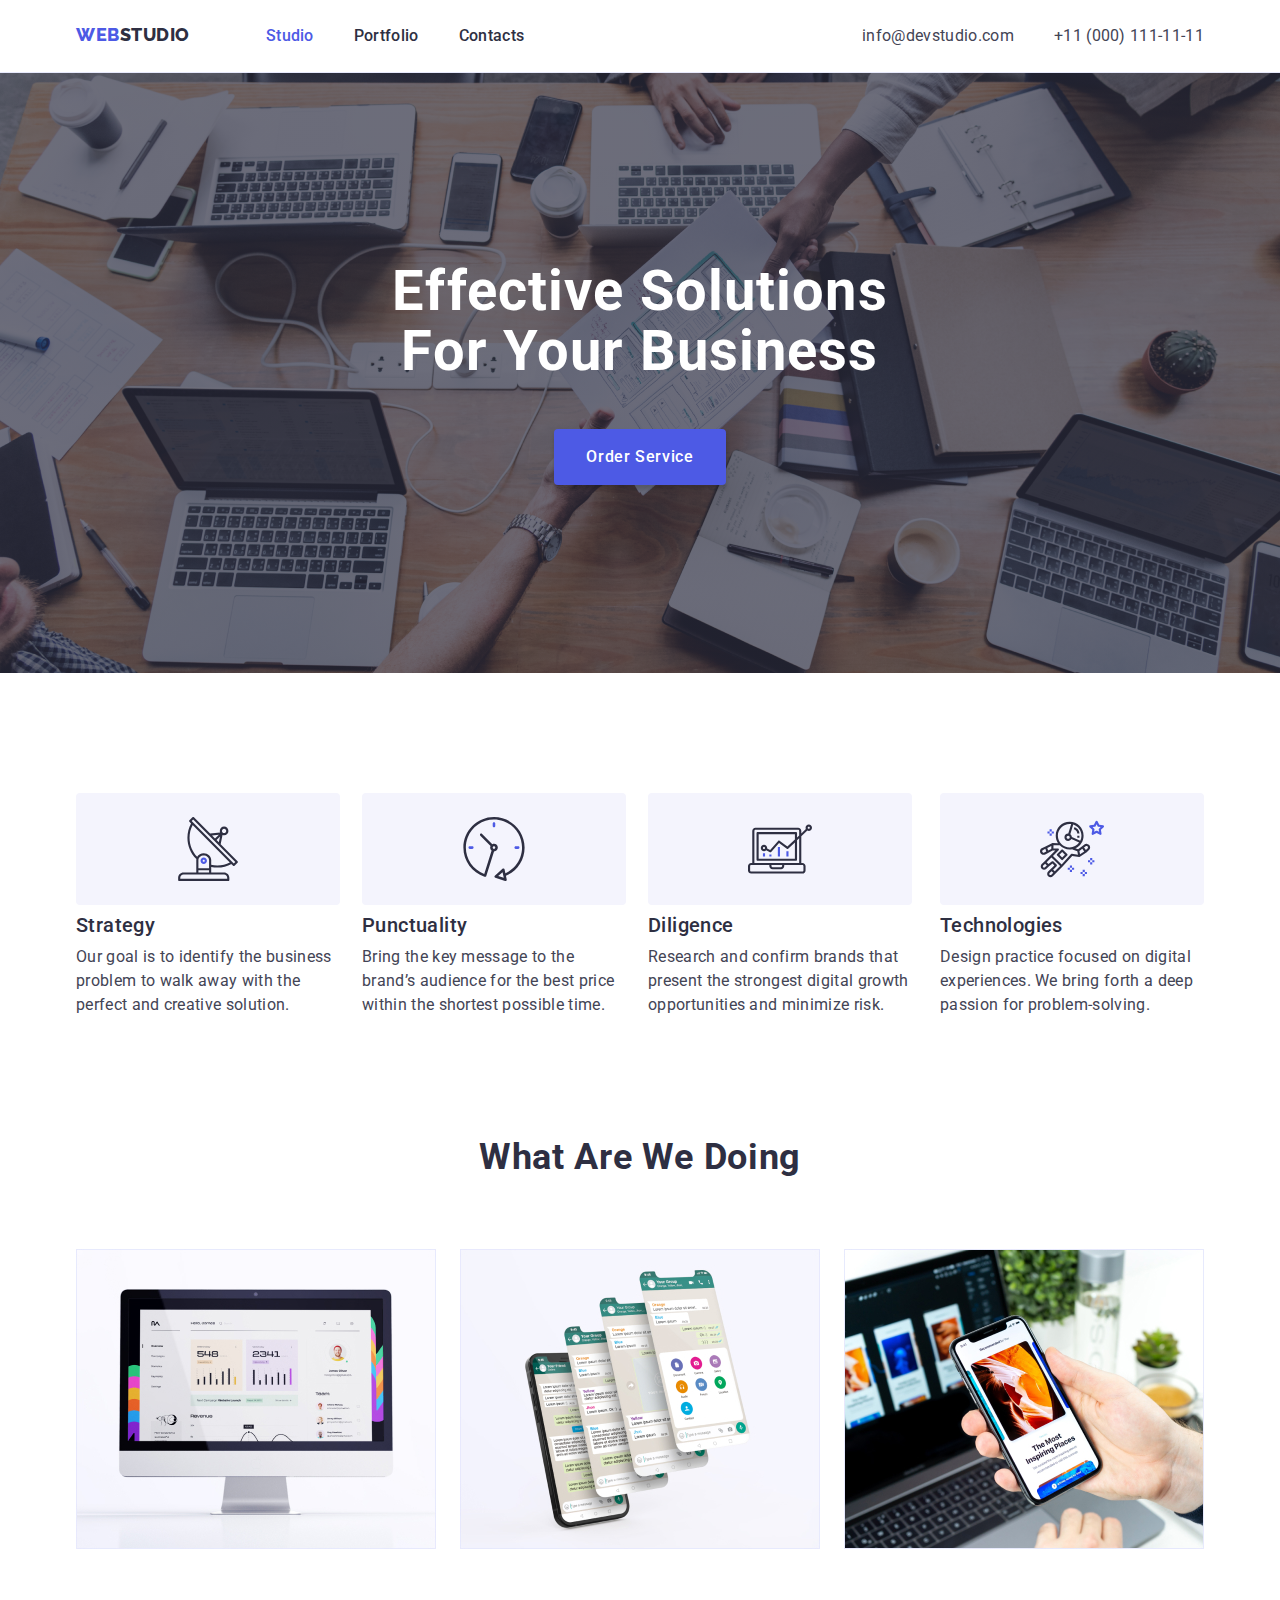
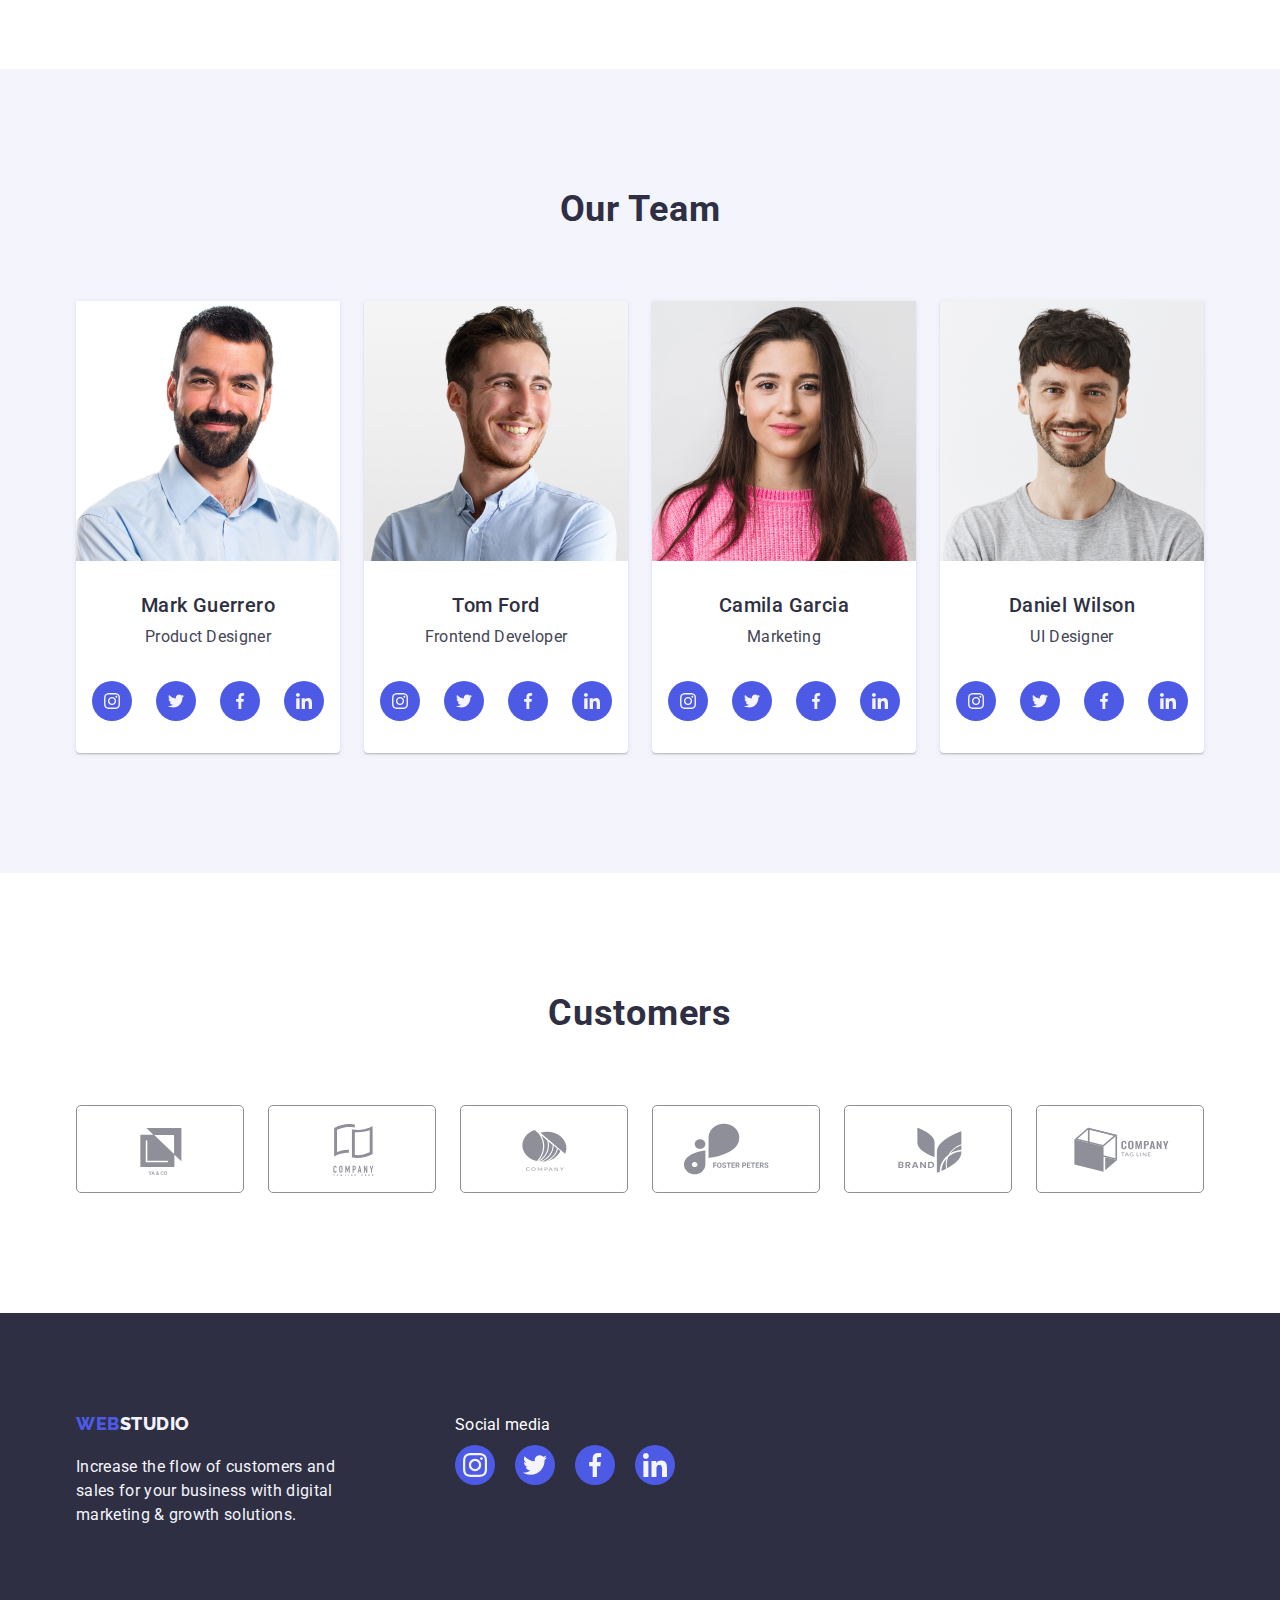
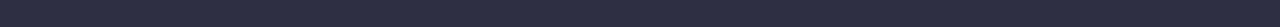
<file: index.html>
<!DOCTYPE html>
<html lang="en">
  <head>
    <meta charset="UTF-8" />
    <meta name="viewport" content="width=device-width, initial-scale=1.0" />
    <title>Studio</title>

    <!-- Fonts -->
    <link
      href="https://fonts.googleapis.com/css2?family=Open+Sans:wght@400;600;700&family=Raleway:wght@700;800&family=Roboto:wght@400;500;700;900&display=swap"
      rel="stylesheet"
    />

    <!-- CSS Normalize -->

    <link
      rel="stylesheet"
      href="https://cdnjs.cloudflare.com/ajax/libs/modern-normalize/2.0.0/modern-normalize.min.css"
    />

    <!-- CSS -->
    <link rel="stylesheet" href="./css/styles.css" />
  </head>
  <body>
    <!--Header-->
    <header class="header">
      <div class="container header-container">
        <!-- Navigation Bar -->
        <nav class="header-navigation">
          <a class="header-logo link" href="./index.html">
            <span class="header-logo-web">WEB</span
            ><span class="header-logo-studio">STUDIO</span>
          </a>
          <ul class="header-list list">
            <li class="header-item">
              <a class="header-link link current" href="./index.html">Studio</a>
            </li>
            <li class="header-item">
              <a class="header-link link" href="./portfolio.html">Portfolio</a>
            </li>
            <li class="header-item">
              <a class="header-link link" href="#">Contacts</a>
            </li>
          </ul>
        </nav>
        <ul class="header-contact list">
          <li class="header-contact-item">
            <a class="header-contact-link link" href="mailto:info@devstudio.com"
              >info@devstudio.com</a
            >
          </li>
          <li class="header-contact-item">
            <a class="header-contact-link link" href="tel:+110001111111"
              >+11 (000) 111-11-11</a
            >
          </li>
        </ul>
      </div>
    </header>
    <!--Main Section-->
    <main>
      <!--Hero Section-->
      <section class="hero">
        <div class="container hero-container">
          <h1 class="hero-title">
            Effective Solutions <br />
            For Your Business
          </h1>
          <button class="hero-button" type="button">Order Service</button>
        </div>
      </section>
      <!--Section 2-->
      <section class="section">
        <div class="container criteria-container">
          <h2 class="visually-hidden">Criteria</h2>
          <ul class="criteria-list list">
            <li class="criteria-item">
              <div class="benefits-svg-box">
                <svg class="benefits-icon-svg" width="64" height="64">
                  <use href="./images/icons.svg#antenna"></use>
                </svg>
              </div>
              <h3 class="criteria-top-text top-text">Strategy</h3>
              <p class="criteria-bottom-text">
                Our goal is to identify the business problem to walk away with
                the perfect and creative solution.
              </p>
            </li>
            <li class="criteria-item">
              <div class="benefits-svg-box">
                <svg class="benefits-icon-svg" width="64" height="64">
                  <use href="./images/icons.svg#clock"></use>
                </svg>
              </div>
              <h3 class="criteria-top-text top-text">Punctuality</h3>
              <p class="criteria-bottom-text">
                Bring the key message to the brand’s audience for the best price
                within the shortest possible time.
              </p>
            </li>
            <li class="criteria-item">
              <div class="benefits-svg-box">
                <svg lass="benefits-icon-svg" width="64" height="64">
                  <use href="./images/icons.svg#diagram"></use>
                </svg>
              </div>
              <h3 class="criteria-top-text top-text">Diligence</h3>
              <p class="criteria-bottom-text">
                Research and confirm brands that present the strongest digital
                growth opportunities and minimize risk.
              </p>
            </li>
            <li class="criteria-item">
              <div class="benefits-svg-box">
                <svg lass="benefits-icon-svg" width="64" height="64">
                  <use href="./images/icons.svg#astronaut"></use>
                </svg>
              </div>
              <h3 class="criteria-top-text top-text">Technologies</h3>
              <p class="criteria-bottom-text">
                Design practice focused on digital experiences. We bring forth a
                deep passion for problem-solving.
              </p>
            </li>
          </ul>
        </div>
      </section>
      <!--Section 3-->
      <section class="section section-no-top-padding">
        <div class="container what-we-do-container">
          <h2 class="section-title">What Are We Doing</h2>

          <ul class="section-three-list list">
            <li class="section-three-item">
              <img
                src="./images/what-are-we-doing-1.jpg"
                alt="monitor"
                width="360"
              />
            </li>
            <li class="section-three-item">
              <img
                src="./images/what-are-we-doing-2.jpg"
                alt="mobile"
                width="360"
              />
            </li>
            <li class="section-three-item">
              <img
                src="./images/what-are-we-doing-3.jpg"
                alt="monitor and mobile"
                width="360"
              />
            </li>
          </ul>
        </div>
      </section>
      <!--Section 4-->
      <section class="section section-grey">
        <div class="container our-team-container">
          <h2 class="section-title">Our Team</h2>
          <ul class="section-four-list list">
            <li class="section-four-item">
              <img
                src="./images/our-team-1.jpg"
                alt="Mark Guerrero"
                width="264"
              />
              <div class="team-content">
                <h3 class="section-four-top-text top-text">Mark Guerrero</h3>
                <p class="section-four-bottom-text">Product Designer</p>
              </div>
              <ul class="team-social-list list">
                <li class="team-social-item">
                  <a
                    class="team-social-link link"
                    href="https://instagram.com"
                    target="_blank"
                    rel="noopenner noreferrer"
                  >
                    <svg class="team-social-svg" width="16" height="16">
                      <use href="./images/icons.svg#instagram"></use>
                    </svg>
                  </a>
                </li>
                <li class="team-social-item">
                  <a
                    class="team-social-link link"
                    href="https://twitter.com"
                    target="_blank"
                    rel="noopenner noreferrer"
                  >
                    <svg class="team-social-svg" width="16" height="16">
                      <use href="./images/icons.svg#twitter"></use>
                    </svg>
                  </a>
                </li>
                <li class="team-social-item">
                  <a
                    class="team-social-link link"
                    href="https://facebook.com"
                    target="_blank"
                    rel="noopenner noreferrer"
                  >
                    <svg class="team-social-svg" width="16" height="16">
                      <use href="./images/icons.svg#facebook"></use>
                    </svg>
                  </a>
                </li>
                <li class="team-social-item">
                  <a
                    class="team-social-link link"
                    href="https://linkedin.com"
                    target="_blank"
                    rel="noopenner noreferrer"
                  >
                    <svg class="team-social-svg" width="16" height="16">
                      <use href="./images/icons.svg#linkedin"></use>
                    </svg>
                  </a>
                </li>
              </ul>
            </li>
            <li class="section-four-item">
              <img src="./images/our-team-2.jpg" alt="Tom Ford" width="264" />
              <div class="team-content">
                <h3 class="section-four-top-text top-text">Tom Ford</h3>
                <p class="section-four-bottom-text">Frontend Developer</p>
              </div>
              <ul class="team-social-list list">
                <li class="team-social-item">
                  <a
                    class="team-social-link link"
                    href="https://instagram.com"
                    target="_blank"
                    rel="noopenner noreferrer"
                  >
                    <svg class="team-social-svg" width="16" height="16">
                      <use href="./images/icons.svg#instagram"></use>
                    </svg>
                  </a>
                </li>
                <li class="team-social-item">
                  <a
                    class="team-social-link link"
                    href="https://twitter.com"
                    target="_blank"
                    rel="noopenner noreferrer"
                  >
                    <svg class="team-social-svg" width="16" height="16">
                      <use href="./images/icons.svg#twitter"></use>
                    </svg>
                  </a>
                </li>
                <li class="team-social-item">
                  <a
                    class="team-social-link link"
                    href="https://facebook.com"
                    target="_blank"
                    rel="noopenner noreferrer"
                  >
                    <svg class="team-social-svg" width="16" height="16">
                      <use href="./images/icons.svg#facebook"></use>
                    </svg>
                  </a>
                </li>
                <li class="team-social-item">
                  <a
                    class="team-social-link link"
                    href="https://linkedin.com"
                    target="_blank"
                    rel="noopenner noreferrer"
                  >
                    <svg class="team-social-svg" width="16" height="16">
                      <use href="./images/icons.svg#linkedin"></use>
                    </svg>
                  </a>
                </li>
              </ul>
            </li>
            <li class="section-four-item">
              <img
                src="./images/our-team-3.jpg"
                alt="Camila Garcia"
                width="264"
              />
              <div class="team-content">
                <h3 class="section-four-top-text top-text">Camila Garcia</h3>
                <p class="section-four-bottom-text">Marketing</p>
              </div>
              <ul class="team-social-list list">
                <li class="team-social-item">
                  <a
                    class="team-social-link link"
                    href="https://instagram.com"
                    target="_blank"
                    rel="noopenner noreferrer"
                  >
                    <svg class="team-social-svg" width="16" height="16">
                      <use href="./images/icons.svg#instagram"></use>
                    </svg>
                  </a>
                </li>
                <li class="team-social-item">
                  <a
                    class="team-social-link link"
                    href="https://twitter.com"
                    target="_blank"
                    rel="noopenner noreferrer"
                  >
                    <svg class="team-social-svg" width="16" height="16">
                      <use href="./images/icons.svg#twitter"></use>
                    </svg>
                  </a>
                </li>
                <li class="team-social-item">
                  <a
                    class="team-social-link link"
                    href="https://facebook.com"
                    target="_blank"
                    rel="noopenner noreferrer"
                  >
                    <svg class="team-social-svg" width="16" height="16">
                      <use href="./images/icons.svg#facebook"></use>
                    </svg>
                  </a>
                </li>
                <li class="team-social-item">
                  <a
                    class="team-social-link link"
                    href="https://linkedin.com"
                    target="_blank"
                    rel="noopenner noreferrer"
                  >
                    <svg class="team-social-svg" width="16" height="16">
                      <use href="./images/icons.svg#linkedin"></use>
                    </svg>
                  </a>
                </li>
              </ul>
            </li>
            <li class="section-four-item">
              <img
                src="./images/our-team-4.jpg"
                alt="Daniel Wilson"
                width="264"
              />
              <div class="team-content">
                <h3 class="section-four-top-text top-text">Daniel Wilson</h3>
                <p class="section-four-bottom-text">UI Designer</p>
              </div>
              <ul class="team-social-list list">
                <li class="team-social-item">
                  <a
                    class="team-social-link link"
                    href="https://instagram.com"
                    target="_blank"
                    rel="noopenner noreferrer"
                  >
                    <svg class="team-social-svg" width="16" height="16">
                      <use href="./images/icons.svg#instagram"></use>
                    </svg>
                  </a>
                </li>
                <li class="team-social-item">
                  <a
                    class="team-social-link link"
                    href="https://twitter.com"
                    target="_blank"
                    rel="noopenner noreferrer"
                  >
                    <svg class="team-social-svg" width="16" height="16">
                      <use href="./images/icons.svg#twitter"></use>
                    </svg>
                  </a>
                </li>
                <li class="team-social-item">
                  <a
                    class="team-social-link link"
                    href="https://facebook.com"
                    target="_blank"
                    rel="noopenner noreferrer"
                  >
                    <svg class="team-social-svg" width="16" height="16">
                      <use href="./images/icons.svg#facebook"></use>
                    </svg>
                  </a>
                </li>
                <li class="team-social-item">
                  <a
                    class="team-social-link link"
                    href="https://linkedin.com"
                    target="_blank"
                    rel="noopenner noreferrer"
                  >
                    <svg class="team-social-svg" width="16" height="16">
                      <use href="./images/icons.svg#linkedin"></use>
                    </svg>
                  </a>
                </li>
              </ul>
            </li>
          </ul>
        </div>
      </section>

      <!-- Customers Section -->
      <section class="section">
        <div class="container">
          <h2 class="section-title customers-title">Customers</h2>
          <ul class="customers-list list">
            <li class="customers-item">
              <a class="customers-link" href="">
                <svg class="customers-svg" width="104" height="56">
                  <use href="./images/icons.svg#customer-1"></use>
                </svg>
              </a>
            </li>

            <li class="customers-item">
              <a class="customers-link" href="">
                <svg class="customers-svg" width="104" height="56">
                  <use href="./images/icons.svg#customer-2"></use>
                </svg>
              </a>
            </li>

            <li class="customers-item">
              <a class="customers-link" href="">
                <svg class="customers-svg" width="104" height="56">
                  <use href="./images/icons.svg#customer-3"></use>
                </svg>
              </a>
            </li>

            <li class="customers-item">
              <a class="customers-link" href="">
                <svg class="customers-svg" width="104" height="56">
                  <use href="./images/icons.svg#customer-4"></use>
                </svg>
              </a>
            </li>

            <li class="customers-item">
              <a class="customers-link" href="">
                <svg class="customers-svg" width="104" height="56">
                  <use href="./images/icons.svg#customer-5"></use>
                </svg>
              </a>
            </li>
            <li class="customers-item">
              <a class="customers-link" href="">
                <svg class="customers-svg" width="104" height="56">
                  <use href="./images/icons.svg#customer-6"></use>
                </svg>
              </a>
            </li>
          </ul>
        </div>
      </section>
    </main>
    <!--Footer-->
    <div class="footer">
      <div class="container footer-container">
        <div class="footer-test-container">
          <a class="footer-logo link" href="./index.html">
            <span class="footer-logo-web">WEB</span
            ><span class="footer-logo-studio">STUDIO</span>
          </a>
          <p class="footer-bottom">
            Increase the flow of customers and <br />
            sales for your business with digital <br />
            marketing & growth solutions.
          </p>
        </div>

        <div class="footer-socials">
          <p class="footer-socials-text text">Social media</p>
          <ul class="footer-list list">
            <li class="footer-socials-item">
              <a href="#" class="footer-socials-link">
                <svg class="footer-socials-svg" width="24" height="24">
                  <use href="./images/icons.svg#instagram"></use>
                </svg>
              </a>
            </li>

            <li class="footer-socials-item">
              <a href="#" class="footer-socials-link">
                <svg class="footer-socials-svg" width="24" height="24">
                  <use href="./images/icons.svg#twitter"></use>
                </svg>
              </a>
            </li>

            <li class="footer-socials-item">
              <a href="#" class="footer-socials-link">
                <svg class="footer-socials-svg" width="24" height="24">
                  <use href="./images/icons.svg#facebook"></use>
                </svg>
              </a>
            </li>

            <li class="footer-socials-item">
              <a href="#" class="footer-socials-link">
                <svg class="footer-socials-svg" width="24" height="24">
                  <use href="./images/icons.svg#linkedin"></use>
                </svg>
              </a>
            </li>
          </ul>
        </div>
      </div>
    </footer>
  </body>
</html>
</file>
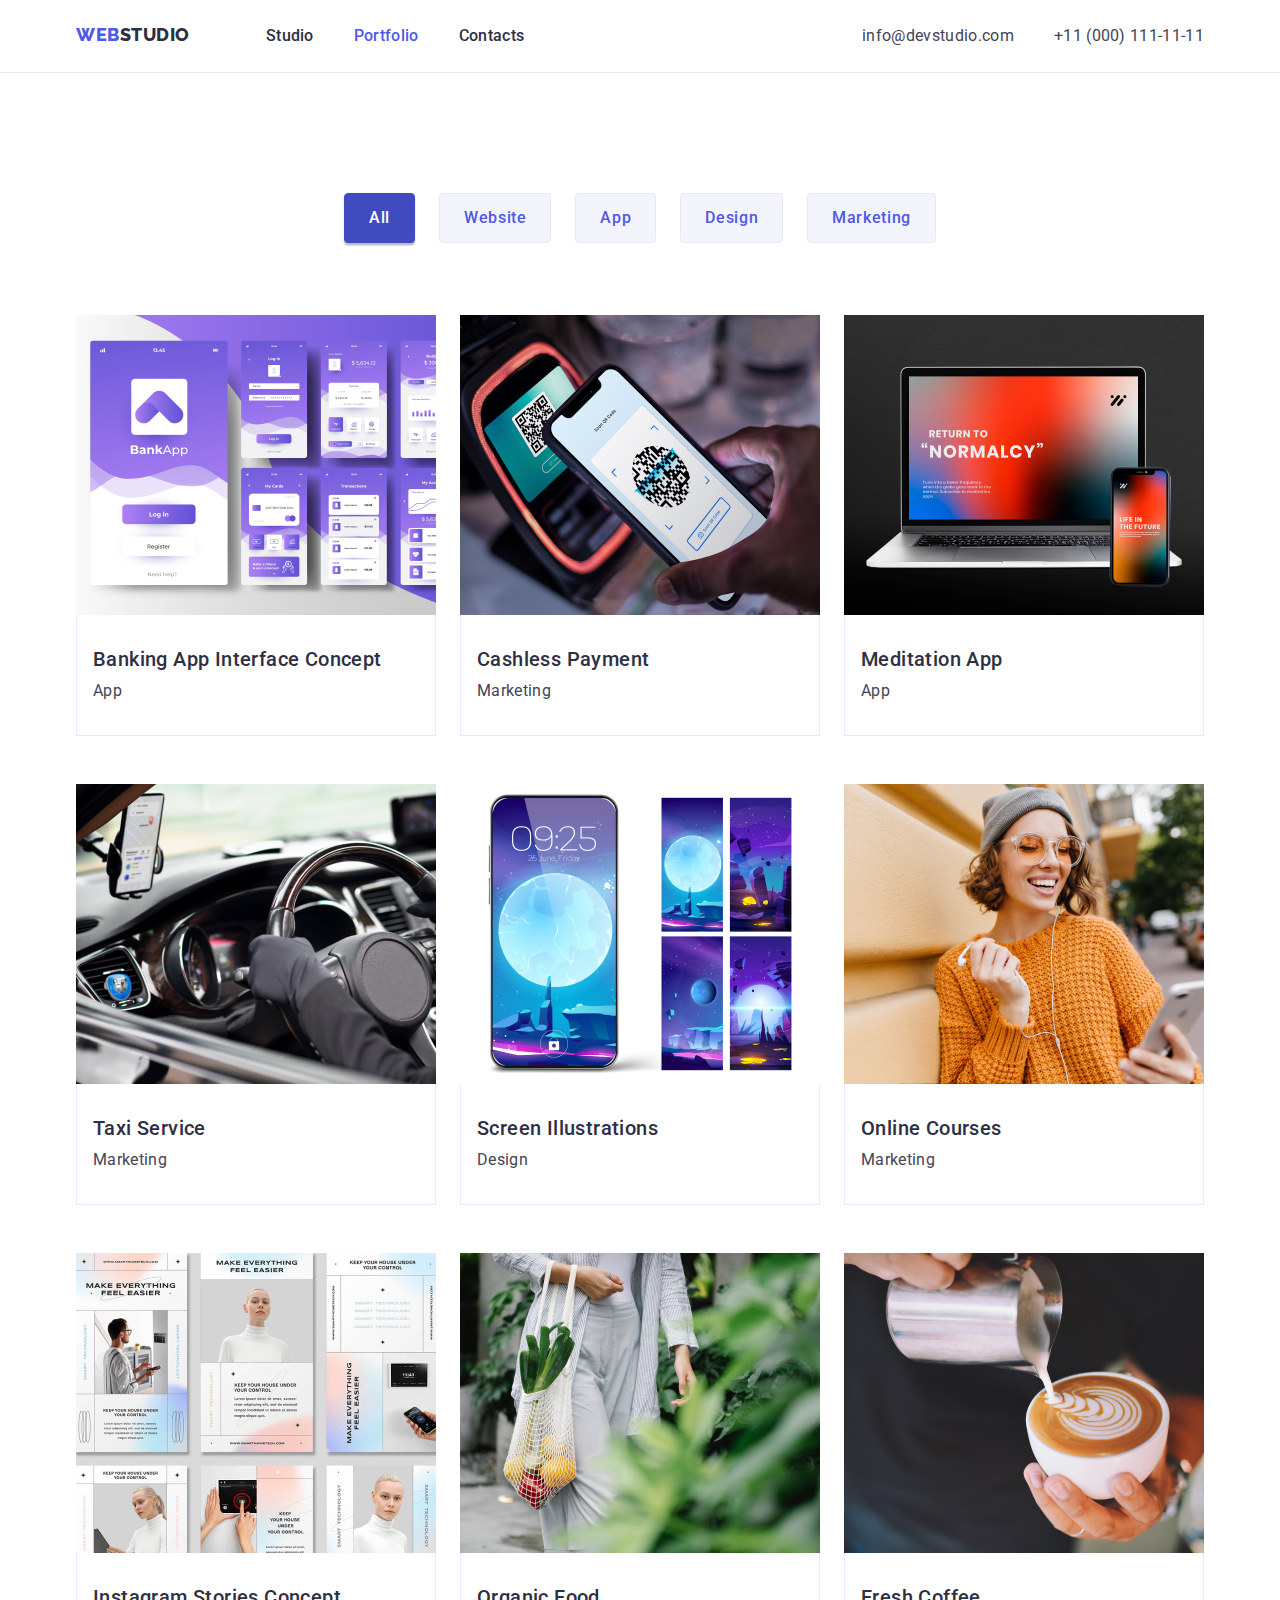
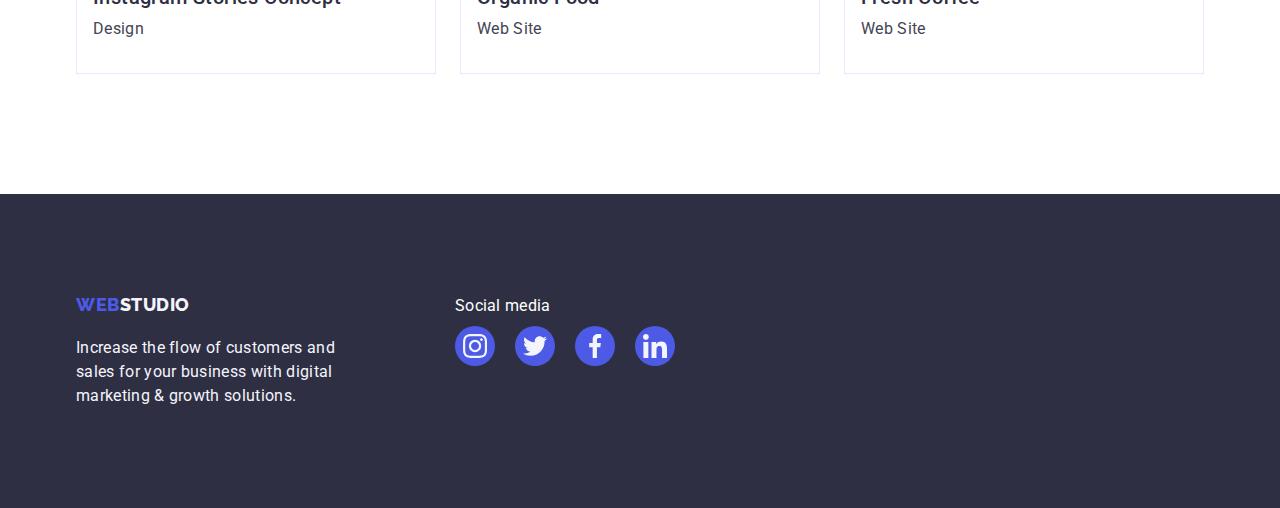
<file: portfolio.html>
<!DOCTYPE html>
<html lang="en">
  <head>
    <meta charset="UTF-8" />
    <meta name="viewport" content="width=device-width, initial-scale=1.0" />
    <title>Portfolio</title>
    <!-- Fonts -->
    <link
      href="https://fonts.googleapis.com/css2?family=Open+Sans:wght@400;600;700&family=Raleway:wght@700;800&family=Roboto:wght@400;500;700;900&display=swap"
      rel="stylesheet"
    />

    <!-- CSS Normalize -->
    <link
      rel="stylesheet"
      href="https://cdnjs.cloudflare.com/ajax/libs/modern-normalize/2.0.0/modern-normalize.min.css"
    />

    <!-- CSS -->
    <link rel="stylesheet" href="./css/styles.css" />
  </head>
  <body>
    <!--Header-->
    <header class="header">
      <div class="container header-container">
        <!-- Navigation Bar -->
        <nav class="header-navigation">
          <a class="header-logo link" href="./index.html">
            <span class="header-logo-web">WEB</span
            ><span class="header-logo-studio">STUDIO</span>
          </a>
          <ul class="header-list list">
            <li class="header-item">
              <a class="header-link link" href="./index.html">Studio</a>
            </li>
            <li class="header-item">
              <a class="header-link link current" href="./portfolio.html"
                >Portfolio</a
              >
            </li>
            <li class="header-item">
              <a class="header-link link" href="#">Contacts</a>
            </li>
          </ul>
        </nav>
        <ul class="header-contact list">
          <li class="header-contact-item">
            <a class="header-contact-link link" href="mailto:info@devstudio.com"
              >info@devstudio.com</a
            >
          </li>
          <li class="header-contact-item">
            <a class="header-contact-link link" href="tel:+110001111111"
              >+11 (000) 111-11-11</a
            >
          </li>
        </ul>
      </div>
    </header>
    <!-- Section -->
    <main>
      <section class="section">
        <div class="container filter-containter">
          <ul class="filter list">
            <li class="filter-item">
              <button class="active-filter filter-button" type="button">
                All
              </button>
            </li>
            <li class="buttons-item">
              <button class="filter-button" type="button">Website</button>
            </li>
            <li class="buttons-item">
              <button class="filter-button" type="button">App</button>
            </li>
            <li class="buttons-item">
              <button class="filter-button" type="button">Design</button>
            </li>
            <li class="buttons-item">
              <button class="filter-button" type="button">Marketing</button>
            </li>
          </ul>
          <ul class="features-list list">
            <li class="features-item">
              <a class="project-link link" href="#">
              <img src="./images/project-1.jpg" alt="bank-app" width="360" />
              <div class="features-description">
                <h3 class="features-top-text top-text">
                  Banking App Interface Concept
                </h3>
                <p class="features-bottom-text">App</p>
              </div>
              </a>
            </li>
            <li class="features-item">
              <a class="project-link link" href="#">
              <img src="./images/project-2.jpg" alt="mobile" width="360" />
              <div class="features-description">
                <h3 class="features-top-text top-text">Cashless Payment</h3>
                <p class="features-bottom-text">Marketing</p>
              </div>
              </a>
            </li>
            <li class="features-item">
              <a class="project-link link" href="#">
              <img
                src="./images/project-3.jpg"
                alt="laptop-and-mobile"
                width="360"
              />
              <div class="features-description">
                <h3 class="features-top-text top-text">Meditation App</h3>
                <p class="features-bottom-text">App</p>
              </div>
              </a>
            </li>
            <li class="features-item">
              <a class="project-link link" href="#">
              <img src="./images/project-4.jpg" alt="wheels" width="360" />
              <div class="features-description">
                <h3 class="features-top-text top-text">Taxi Service</h3>
                <p class="features-bottom-text">Marketing</p>
              </div>
              </a>
            </li>
            <li class="features-item">
              <a class="project-link link" href="#">
              <img
                src="./images/project-5.jpg"
                alt="mobile-screen"
                width="360"
              />
              <div class="features-description">
                <h3 class="features-top-text top-text">Screen Illustrations</h3>
                <p class="features-bottom-text">Design</p>
              </div>
              </a>
            </li>
            <li class="features-item">
              <a class="project-link link" href="#">
              <img
                src="./images/project-6.jpg"
                alt="girl-with-mobile"
                width="360"
              />
              <div class="features-description">
                <h3 class="features-top-text top-text">Online Courses</h3>
                <p class="features-bottom-text">Marketing</p>
              </div>
              </a>
            </li>
            <li class="features-item">
              <a class="project-link link" href="#">
              <img
                src="./images/project-7.jpg"
                alt="instagram-post"
                width="360"
              />
              <div class="features-description">
                <h3 class="features-top-text top-text">
                  Instagram Stories Concept
                </h3>
                <p class="features-bottom-text">Design</p>
              </div>
              </a>
            </li>
            <li class="features-item">
              <a class="project-link link" href="#">
              <img src="./images/project-8.jpg" alt="fruits" width="360" />
              <div class="features-description">
                <h3 class="features-top-text top-text">Organic Food</h3>
                <p class="features-bottom-text">Web Site</p>
              </div>
              </a>
            </li>
            <li class="features-item">
              <a class="project-link link" href="#">
              <img src="./images/project-9.jpg" alt="coffee" width="360" />
              <div class="features-description">
                <h3 class="features-top-text top-text">Fresh Coffee</h3>
                <p class="features-bottom-text">Web Site</p>
              </div>
              </a>
            </li>
          </ul>
        </div>
      </section>
    </main>
     <!--Footer-->
     <div class="footer">
      <div class="container footer-container">
        <div class="footer-test-container">
          <a class="footer-logo link" href="./index.html">
            <span class="footer-logo-web">WEB</span
            ><span class="footer-logo-studio">STUDIO</span>
          </a>
          <p class="footer-bottom">
            Increase the flow of customers and <br />
            sales for your business with digital <br />
            marketing & growth solutions.
          </p>
        </div>

        <div class="footer-socials">
          <p class="footer-socials-text text">Social media</p>
          <ul class="footer-list list">
            <li class="footer-socials-item">
              <a href="#" class="footer-socials-link">
                <svg class="footer-socials-svg" width="24" height="24">
                  <use href="./images/icons.svg#instagram"></use>
                </svg>
              </a>
            </li>

            <li class="footer-socials-item">
              <a href="#" class="footer-socials-link">
                <svg class="footer-socials-svg" width="24" height="24">
                  <use href="./images/icons.svg#twitter"></use>
                </svg>
              </a>
            </li>

            <li class="footer-socials-item">
              <a href="#" class="footer-socials-link">
                <svg class="footer-socials-svg" width="24" height="24">
                  <use href="./images/icons.svg#facebook"></use>
                </svg>
              </a>
            </li>

            <li class="footer-socials-item">
              <a href="#" class="footer-socials-link">
                <svg class="footer-socials-svg" width="24" height="24">
                  <use href="./images/icons.svg#linkedin"></use>
                </svg>
              </a>
            </li>
          </ul>
        </div>
      </div>
    </footer>
  </body>
</html>
</file>
<file: css/styles.css>
/* CSS Variables */
:root {
  --iris: #4d5ae5;
  --navyblue: #2e2f42;
  --slate: #434455;
  --white: #ffffff;
  --cloud: #f4f4fd;
  --ocean: #404bbf;
  --cornflower: #e7e9fc;
  --lightslate: #8e8f99;
  --green: #31d0aa;
}

body {
  font-family: "Roboto", sans-serif;
  color: var(--slate);
  font-size: 16px;
  font-style: normal;
  font-weight: 400;
  line-height: 24px; /* 150% */
  letter-spacing: 0.32px;
}

/* CSS RESET */

img {
  display: block;
  max-width: 100%;
  height: auto;
}

h1,
h2,
h3,
h4,
h5,
h6,
p,
ul {
  margin: 0;
  padding: 0;
}

/* General Styles */
.filter-button {
  padding: 12px 24px;
  border-radius: 4px;
  cursor: pointer;
  color: var(--iris);
  border: 1px solid var(--cornflower, #e7e9fc);
  background: var(--cloud, #f4f4fd);
  font-size: 16px;
  font-style: normal;
  border-radius: 4px;
  font-weight: 500;
  line-height: 24px; /* 150% */
  letter-spacing: 0.64px;
  font-family: inherit;
}

.list {
  list-style: none;
  padding: 0;
}

.link {
  text-decoration: none;
  color: inherit;
}

.top-text {
  color: var(--navyblue);
  font-size: 20px;
  font-weight: 500;
  letter-spacing: 0.4px;
  margin-bottom: 8px;
  gap: 24px;
}

.section-title {
  font-size: 36px;
  text-align: center;
  color: var(--navyblue);
  font-weight: 700;
  line-height: 40px; /* 111.111% */
  letter-spacing: 0.72px;
  text-transform: capitalize;
  margin-bottom: 72px;
}

.container {
  width: 1158px;
  margin: 0 auto;
  padding: 0 15px;
}
/* END OF GENERAL STYLES */

.header {
  background-color: var(--white);
  border-bottom: 1px solid var(--cornflower, #e7e9fc);
}

.header-container {
  display: flex;
  align-items: center;
  justify-content: space-between;
}

.header-navigation {
  display: flex;
  align-items: center;
}

.header-list {
  display: flex;
  gap: 40px;
  margin-left: 76px;
}
.header-logo-web {
  color: var(--iris, #4d5ae5);
  font-family: Raleway;
  font-size: 18px;
  font-weight: 800;
  line-height: 21px; /* 116.667% */
  letter-spacing: 0.54px;
  text-transform: uppercase;
}

.header-logo-studio {
  color: var(--navyblue, #2e2f42);
  font-family: Raleway;
  font-size: 18px;
  font-weight: 800;
  line-height: 21px; /* 116.667% */
  letter-spacing: 0.54px;
  text-transform: uppercase;
}

.header-link {
  color: var(--navyblue);
  font-weight: 500;
  padding: 24px 0;
  display: block;
}

.header-contact {
  display: flex;
  align-items: center;
  gap: 40px;
}

.header-contact-link {
  color: var(--slate);
  padding: 24px 0;
  display: block;
}

.header-link:hover,
.header-link:focus {
  color: var(--iris);
}

.header-list .header-link.current {
  color: var(--iris);
}

.header-contact-link:hover,
.header-contact-link:focus {
  color: var(--iris);
}

/* Hero Section */
.hero {
  background-color: var(--navyblue);
  background-image: linear-gradient(
      to right,
      rgba(46, 47, 66, 0.7),
      rgba(46, 47, 66, 0.7)
    ),
    url(../images/hero-bg.png);
  background-repeat: no-repeat;
  background-position: center;
  background-size: cover;
  text-align: center;
  display: flex;
  align-items: center;
  justify-content: center;
  padding: 188px 0;
}

.hero-title {
  color: var(--white);
  font-size: 56px;
  font-weight: 700;
  line-height: 60px; /* 107.143% */
  letter-spacing: 1.12px;
  margin-bottom: 48px;
}

.hero-button {
  cursor: pointer;
  color: var(--white);
  background-color: var(--iris);
  border-radius: 4px;
  background: var(--iris, #4d5ae5);
  box-shadow: 0px 4px 4px 0px rgba(0, 0, 0, 0.15);
  font-family: inherit;
  border: none;
  font-size: 16px;
  font-style: normal;
  font-weight: 500;
  line-height: 24px; /* 150% */
  letter-spacing: 0.64px;
  display: inline-flex;
  padding: 16px 32px;
  align-items: flex-start;
  gap: 10px;
}

.hero-button:hover,
.hero-button:focus {
  background-color: var(--ocean);
}

.active-filter,
.filter-button:hover,
.filter-button:focus {
  color: var(--white);
  background-color: var(--ocean);
  border-color: var(--ocean);
  box-shadow: 0px 2px 2px 0px rgba(0, 0, 0, 0.12),
    0px 2px 1px 0px rgba(0, 0, 0, 0.08), 0px 3px 1px 0px rgba(0, 0, 0, 0.1);
}

.visually-hidden {
  position: absolute;
  width: 1px;
  height: 1px;
  margin: -1px;
  border: 0;
  padding: 0;
  white-space: nowrap;
  clip-path: inset(100%);
  overflow: hidden;
}

.criteria {
  background-color: var(--white);
}

.criteria-list {
  display: flex;
  gap: 22px;
}

.section {
  padding: 120px 0;
}

.benefits-svg-box {
  width: 264px;
  height: 112px;
  background-color: var(--cloud);
  display: flex;
  justify-content: center;
  align-items: center;
  border-radius: 4px;
  margin-bottom: 8px;
}

.team-social-list {
  display: flex;
  justify-content: center;
  align-items: center;
  gap: 24px;
}

.team-social-item {
  width: 40px;
  height: 40px;
}

.team-social-link {
  width: 100%;
  height: 100%;
  border-radius: 50%;
  display: flex;
  align-items: center;
  justify-content: center;
  background-color: var(--iris);
  color: var(--cloud);
}

.team-social-link:hover,
.team-social-link:focus {
  background-color: var(--ocean);
}

.team-social-svg {
  fill: currentColor;
}

.team-content h3 {
  margin-bottom: 8px;
}

.team-content {
  padding: 32px 0;
}

.section-no-top-padding {
  background-color: var(--white);
  padding-top: 0;
}

.section-three-list {
  display: flex;
  gap: 24px;
}

.section-grey {
  background-color: var(--cloud);
}

.section-four-list {
  display: flex;
  gap: 24px;
  text-align: center;
}

.section-four-item {
  border-radius: 0px 0px 4px 4px;
  background: var(--white, #fff);
  box-shadow: 0px 2px 1px 0px rgba(46, 47, 66, 0.08),
    0px 1px 1px 0px rgba(46, 47, 66, 0.16),
    0px 1px 6px 0px rgba(46, 47, 66, 0.08);
  padding-bottom: 32px;
}

/* Customers section */

.customers-title {
  color: var(--navyblue);
  display: flex;
  justify-content: center;
  align-items: center;
}

.customers-list {
  display: flex;
  gap: 24px;
}

.customers-item {
  /* width: calc((100% - 120px) / 6); */
  /* flex-basis: calc((100% - 120px) / 6); */
  width: 168px;
  height: 88px;
}

.customers-link {
  width: 100%;
  height: 100%;

  border: 1px solid #8e8f99;
  border-radius: 5px;
  display: flex;
  justify-content: center;
  align-items: center;
  color: var(--lightslate);
}

.customers-link:hover,
.customers-link:focus {
  border-color: var(--ocean);
  color: var(--ocean);
}

.customers-svg {
  width: 104px;
  height: 56px;
  fill: currentColor;
}

.footer {
  background-color: var(--navyblue);
  padding: 100px 0;
}

.footer-logo-web {
  color: var(--iris);
  font-family: Raleway;
  font-size: 18px;
  font-weight: 800;
  line-height: 21px; /* 116.667% */
  letter-spacing: 0.54px;
  text-transform: uppercase;
}

.footer-logo-studio {
  color: var(--cloud, #f4f4fd);
  font-family: Raleway;
  font-size: 18px;
  font-weight: 800;
  line-height: 21px; /* 116.667% */
  letter-spacing: 0.54px;
  text-transform: uppercase;
}

.footer-bottom {
  color: var(--cloud);
  margin-top: 17.5px;
}

.footer-list {
  display: flex;
  gap: 20px;
}
.footer-container,
.footer-test-container,
.footer-socials {
  display: flex;
  /* justify-content: center;
  flex-direction: column; */
}

.footer-test-container {
  display: block;
}

.footer-socials {
  margin-left: 120px;
  display: block;
}

.footer-socials-text {
  color: var(--white);
  display: flex;
}

.footer-socials-item {
  width: 40px;
  height: 40px;
}

.footer-socials-link {
  width: 100%;
  height: 100%;
  border-radius: 50%;
  display: flex;
  align-items: center;
  justify-content: center;
  background-color: var(--iris);
  margin-top: 8px;
}

.footer-socials-link:hover,
.footer-socials-link:focus {
  background-color: var(--green);
}

.footer-socials-svg {
  fill: var(--cloud);
}

/* CSS Positioning of Portfolio */

.filter {
  margin-bottom: 72px;
  display: flex;
  justify-content: center;
  align-items: center;
  gap: 24px;
}

.features-list {
  display: flex;
  flex-wrap: wrap;
  gap: 48px 24px;
  justify-content: center;
  align-items: center;
}

.project-link:hover,
.project-link:focus {
  box-shadow: 0px 2px 1px 0px rgba(46, 47, 66, 0.08),
    0px 1px 1px 0px rgba(46, 47, 66, 0.16),
    0px 1px 6px 0px rgba(46, 47, 66, 0.08);
}

.project-link {
  display: block;
}

.features-description {
  padding: 32px 16px;
  border: 1px solid var(--cornflower, #e7e9fc);
  border-top: none;
}
</file>
